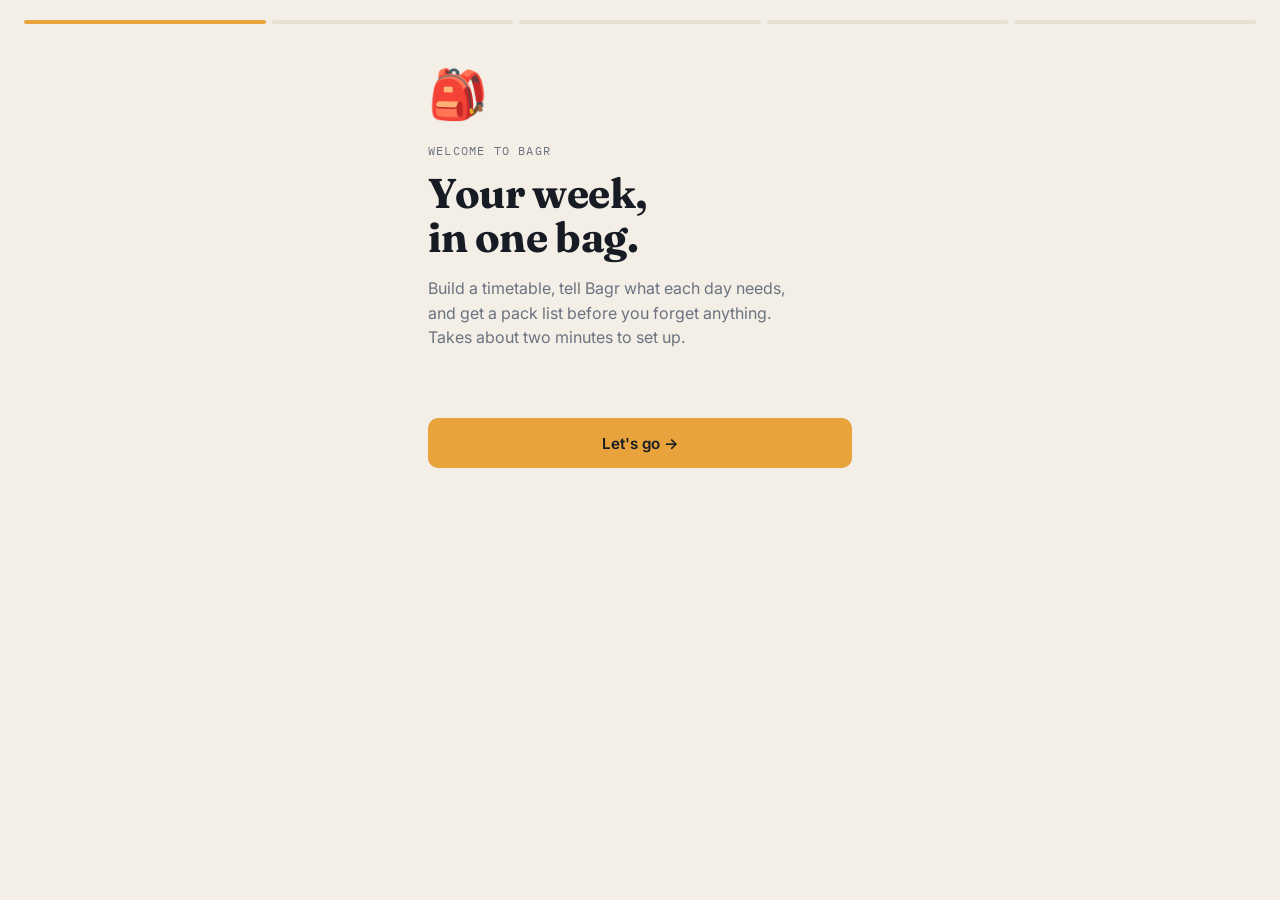
<file: onboarding.html>
<!DOCTYPE html>
<html lang="en">
<head>
<meta charset="UTF-8">
<meta name="viewport" content="width=device-width, initial-scale=1.0, viewport-fit=cover">
<title>Get started — Bagr</title>
<link rel="apple-touch-icon" href="logo-180.png">
<link rel="icon" href="logo-32.png">
<link rel="manifest" href="manifest.json">
<meta name="apple-mobile-web-app-capable" content="yes">
<meta name="apple-mobile-web-app-status-bar-style" content="black-translucent">
<meta name="apple-mobile-web-app-title" content="Bagr">
<meta name="theme-color" content="#171B24">
<link rel="stylesheet" href="shared.css?v=4">
<style>
  body { min-height: 100vh; display: flex; flex-direction: column; }
  .progress { display: flex; gap: 6px; padding: 1.25rem 1.5rem 0; }
  .dot { height: 4px; flex: 1; border-radius: 2px; background: var(--paper-dim); }
  .dot.done, .dot.active { background: var(--amber); }
  .ob-content { flex: 1; padding: 2.5rem 1.75rem 1rem; max-width: 480px; margin: 0 auto; width: 100%; }
  .ob-icon { font-size: 3rem; margin-bottom: 1.25rem; }
  .eyebrow { font-family: var(--mono); font-size: 0.75rem; text-transform: uppercase; letter-spacing: 0.1em; color: var(--slate); margin-bottom: 0.9rem; }
  .ob-content h1 { font-size: clamp(2rem, 7vw, 2.6rem); line-height: 1.05; margin-bottom: 1rem; }
  .ob-sub { color: var(--slate); font-size: 1rem; line-height: 1.55; margin-bottom: 1.75rem; max-width: 38ch; }
  .step { display: none; }
  .step.active { display: block; }

  .week-choice { display: flex; gap: 0.75rem; margin-bottom: 0.5rem; }
  .week-choice button {
    flex: 1; padding: 0.9rem; border: 2px solid var(--ink); border-radius: var(--radius);
    background: white; font-weight: 700; font-family: var(--body); cursor: pointer;
  }
  .week-choice button.selected { background: var(--amber); }

  .chip-row { display: flex; flex-wrap: wrap; gap: 0.6rem; margin: 1rem 0; min-height: 2rem; }
  .chip {
    display: inline-flex; align-items: center; gap: 0.4rem;
    border: 2px solid var(--ink); border-radius: 999px; padding: 0.4rem 0.5rem 0.4rem 0.75rem;
    font-weight: 600; font-size: 0.85rem; background: white;
  }
  .chip button { background: none; border: none; color: var(--slate); cursor: pointer; font-size: 0.9rem; padding: 0; }
  .add-row { display: flex; gap: 0.6rem; }
  .add-row input {
    flex: 1; padding: 0.7rem 1rem; border: 2px dashed var(--slate); border-radius: 999px;
    font-family: var(--body); font-size: 0.9rem; background: transparent;
  }
  .add-row input:focus { outline: none; border-color: var(--ink); border-style: solid; }
  .add-row button { padding: 0.7rem 1.1rem; border: 2px solid var(--ink); border-radius: 999px; background: var(--ink); color: var(--paper); font-weight: 600; cursor: pointer; }

  .ob-footer { padding: 1.5rem 1.75rem 3rem; max-width: 480px; margin: 0 auto; width: 100%; }
  .ob-footer .btn { width: 100%; justify-content: center; margin-bottom: 0.75rem; }
  .ob-skip { display: block; text-align: center; font-family: var(--mono); font-size: 0.75rem; text-transform: uppercase; letter-spacing: 0.05em; color: var(--slate); background: none; border: none; cursor: pointer; width: 100%; }
</style>
</head>
<body>

<div class="progress" id="progress"></div>

<!-- Step 1: Welcome -->
<div class="step active" data-step="1">
  <div class="ob-content">
    <div class="ob-icon">🎒</div>
    <div class="eyebrow">Welcome to Bagr</div>
    <h1>Your week,<br>in one bag.</h1>
    <p class="ob-sub">Build a timetable, tell Bagr what each day needs, and get a pack list before you forget anything. Takes about two minutes to set up.</p>
  </div>
  <div class="ob-footer">
    <button class="btn amber" onclick="goTo(2)">Let's go →</button>
  </div>
</div>

<!-- Step 2: A/B weeks -->
<div class="step" data-step="2">
  <div class="ob-content">
    <div class="eyebrow">Step 2 of 5</div>
    <h1>Rotating<br>timetable?</h1>
    <p class="ob-sub">Some schools alternate between two weeks — Week A and Week B. Does yours?</p>
    <div id="week-picker" style="display:none;">
      <p class="label" style="margin-bottom:0.6rem;">This week is currently...</p>
      <div class="week-choice">
        <button id="week-a-btn" onclick="pickWeek('A')">Week A</button>
        <button id="week-b-btn" onclick="pickWeek('B')">Week B</button>
      </div>
    </div>
  </div>
  <div class="ob-footer">
    <button class="btn amber" id="ab-continue-btn" onclick="confirmAbWeeks()" style="display:none;">Save & continue →</button>
    <button class="btn" onclick="showWeekPicker()">Yes, we alternate</button>
    <button class="btn outline" onclick="draft.hasAbWeeks=false; goTo(3)">No, just one timetable</button>
  </div>
</div>

<!-- Step 3: Bags -->
<div class="step" data-step="3">
  <div class="ob-content">
    <div class="eyebrow">Step 3 of 5 · optional</div>
    <h1>Got more<br>than one bag?</h1>
    <p class="ob-sub">School bag, gym kit, work bag — if you juggle a few, Bagr can keep them separate. Add one now, or skip and do it later.</p>
    <div class="add-row">
      <input id="bag-input" placeholder="e.g. Gym bag" maxlength="30">
      <button onclick="addBagDraft()">Add</button>
    </div>
    <div class="chip-row" id="bag-chips"></div>
  </div>
  <div class="ob-footer">
    <button class="btn amber" onclick="goTo(4)">Continue →</button>
    <button class="ob-skip" onclick="goTo(4)">Skip for now</button>
  </div>
</div>

<!-- Step 4: Items -->
<div class="step" data-step="4">
  <div class="ob-content">
    <div class="eyebrow">Step 4 of 5 · optional</div>
    <h1>Add a few<br>things you carry</h1>
    <p class="ob-sub">Calculator, textbook, trainers — whatever you're always shuffling between home and your bag. Add more anytime.</p>
    <div class="add-row">
      <input id="item-input" placeholder="e.g. Gym shoes">
      <button onclick="addItemDraft()">Add</button>
    </div>
    <div class="chip-row" id="item-chips"></div>
  </div>
  <div class="ob-footer">
    <button class="btn amber" onclick="goTo(5)">Continue →</button>
    <button class="ob-skip" onclick="goTo(5)">Skip for now</button>
  </div>
</div>

<!-- Step 5: Hand-off to sign up -->
<div class="step" data-step="5">
  <div class="ob-content">
    <div class="ob-icon">📅</div>
    <div class="eyebrow">Last step</div>
    <h1>Save your<br>setup</h1>
    <p class="ob-sub">Create an account and everything you just set up will be waiting for you — plus you'll be ready to build out the rest of your timetable.</p>
  </div>
  <div class="ob-footer">
    <button class="btn amber" onclick="finishOnboarding()">Continue to Sign Up →</button>
  </div>
</div>

<script>
  let currentStep = 1;
  const draft = { hasAbWeeks: null, abWeekLetter: null, bagNames: [], itemNames: [] };

  function renderProgress() {
    const p = document.getElementById('progress');
    p.innerHTML = [1,2,3,4,5].map(n =>
      `<div class="dot ${n < currentStep ? 'done' : n === currentStep ? 'active' : ''}"></div>`
    ).join('');
  }

  function goTo(step) {
    document.querySelectorAll('.step').forEach(s => s.classList.remove('active'));
    document.querySelector(`.step[data-step="${step}"]`).classList.add('active');
    currentStep = step;
    renderProgress();
  }

  function showWeekPicker() {
    document.getElementById('week-picker').style.display = 'block';
    document.getElementById('ab-continue-btn').style.display = 'flex';
  }
  function pickWeek(letter) {
    draft.abWeekLetter = letter;
    document.getElementById('week-a-btn').classList.toggle('selected', letter === 'A');
    document.getElementById('week-b-btn').classList.toggle('selected', letter === 'B');
  }
  function confirmAbWeeks() {
    if (!draft.abWeekLetter) { pickWeek('A'); }
    draft.hasAbWeeks = true;
    goTo(3);
  }

  function addBagDraft() {
    const input = document.getElementById('bag-input');
    const name = input.value.trim();
    if (!name) return;
    draft.bagNames.push(name);
    input.value = '';
    renderBagChips();
  }
  function renderBagChips() {
    document.getElementById('bag-chips').innerHTML = draft.bagNames.map((name, i) => `
      <span class="chip">${name} <button onclick="removeBagDraft(${i})">&times;</button></span>
    `).join('');
  }
  function removeBagDraft(i) {
    draft.bagNames.splice(i, 1);
    renderBagChips();
  }

  function addItemDraft() {
    const input = document.getElementById('item-input');
    const name = input.value.trim();
    if (!name) return;
    draft.itemNames.push(name);
    input.value = '';
    renderItemChips();
  }
  function renderItemChips() {
    document.getElementById('item-chips').innerHTML = draft.itemNames.map((name, i) => `
      <span class="chip">${name} <button onclick="removeItemDraft(${i})">&times;</button></span>
    `).join('');
  }
  function removeItemDraft(i) {
    draft.itemNames.splice(i, 1);
    renderItemChips();
  }

  function finishOnboarding() {
    sessionStorage.setItem('bagr_onboarding_draft', JSON.stringify(draft));
    window.location.href = 'login.html?mode=signup';
  }

  renderProgress();
</script>

</body>
</html>
</file>
<file: shared.css>
/* ===== Bagr — design tokens ===== */
@import url('https://fonts.googleapis.com/css2?family=Fraunces:wght@600;700;900&family=IBM+Plex+Mono:wght@400;500;600&family=Inter:wght@400;500;600;700&display=swap');

:root {
  --ink: #171B24;
  --ink-soft: #212633;
  --paper: #F3EFE6;
  --paper-dim: #E5E0D2;
  --amber: #E8A33C;
  --stamp: #C1462F;
  --slate: #6B7280;
  --line: rgba(23,27,36,0.14);
  --line-on-ink: rgba(243,239,230,0.16);

  --display: 'Fraunces', Georgia, serif;
  --mono: 'IBM Plex Mono', ui-monospace, monospace;
  --body: 'Inter', system-ui, sans-serif;

  --radius: 10px;
}

* { box-sizing: border-box; }
html { scroll-behavior: smooth; }
body {
  margin: 0;
  background: var(--paper);
  color: var(--ink);
  font-family: var(--body);
  -webkit-font-smoothing: antialiased;
}

h1, h2, h3 { font-family: var(--display); font-weight: 700; letter-spacing: -0.01em; margin: 0; }
.eyebrow, .manifest, .tag-mono { font-family: var(--mono); }

a { color: inherit; }
button { font-family: var(--body); cursor: pointer; }

/* Perforated divider — ticket-stub motif */
.perf {
  border: none;
  border-top: 2px dashed var(--slate);
  opacity: 0.4;
  margin: 0;
}
.perf-ink { border-top-color: var(--paper-dim); opacity: 0.35; }

/* Diagonal hazard-stripe accent, used sparingly */
.stripe {
  background: repeating-linear-gradient(
    -45deg, var(--amber), var(--amber) 10px, var(--ink) 10px, var(--ink) 20px
  );
  height: 6px;
}

/* Buttons */
.btn {
  display: inline-flex;
  align-items: center;
  gap: 0.5rem;
  padding: 0.85rem 1.5rem;
  border-radius: var(--radius);
  border: 2px solid var(--ink);
  background: var(--ink);
  color: var(--paper);
  font-weight: 600;
  font-size: 0.95rem;
  text-decoration: none;
  transition: transform 0.12s ease, background 0.12s ease;
}
.btn:hover { transform: translateY(-2px); }
.btn.outline { background: transparent; color: var(--ink); }
.btn.amber { background: var(--amber); border-color: var(--amber); color: var(--ink); }

/* Focus visibility */
:focus-visible { outline: 3px solid var(--amber); outline-offset: 2px; }

@media (prefers-reduced-motion: reduce) {
  * { animation: none !important; transition: none !important; }
}

/* App shell (used by timetable/items/today) */
.app-shell { min-height: 100vh; display: flex; flex-direction: column; }
.app-nav {
  display: grid; grid-template-columns: 44px 1fr 44px;
  align-items: center;
  padding: calc(1.1rem + env(safe-area-inset-top)) 1.25rem 1.1rem;
  border-bottom: 2px solid var(--ink);
  background: var(--paper);
  position: sticky; top: 0; z-index: 5;
}
.app-nav .logo-mark {
  font-family: var(--display); font-weight: 700; font-size: 1.4rem;
  text-align: center; text-decoration: none; color: var(--ink);
}
.app-nav .logo-mark .dot { color: var(--amber); }
.hamburger {
  background: none; border: none; padding: 0.4rem;
  display: flex; flex-direction: column; gap: 4px; cursor: pointer;
}
.hamburger span { width: 20px; height: 2px; background: var(--ink); display: block; }

.drawer-overlay {
  position: fixed; inset: 0; background: rgba(23,27,36,0.35);
  opacity: 0; pointer-events: none; transition: opacity 0.2s ease; z-index: 20;
}
.drawer-overlay.open { opacity: 1; pointer-events: auto; }

.drawer {
  position: fixed; top: 0; left: 0; bottom: 0; width: 280px; height: 100dvh;
  background: var(--ink); color: var(--paper);
  transform: translateX(-100%); transition: transform 0.25s ease;
  z-index: 21;
  padding: calc(1.5rem + env(safe-area-inset-top)) 1.25rem calc(1.5rem + env(safe-area-inset-bottom));
  overflow-y: auto;
}
.drawer.open { transform: translateX(0); }
.drawer-close {
  background: none; border: none; color: var(--paper); font-size: 1.4rem;
  position: absolute; top: calc(1.3rem + env(safe-area-inset-top)); right: 1.25rem; cursor: pointer; line-height: 1;
}
.drawer-dot { width: 8px; height: 8px; border-radius: 50%; background: var(--amber); margin-bottom: 2.5rem; }
.drawer-label {
  font-family: var(--mono); font-size: 0.7rem; text-transform: uppercase;
  letter-spacing: 0.08em; color: var(--paper-dim); margin-bottom: 1rem;
}
.drawer-link {
  display: flex; align-items: center; gap: 0.75rem;
  padding: 0.85rem 1rem; border-radius: var(--radius);
  color: var(--paper); text-decoration: none; font-weight: 600; font-size: 0.95rem;
  margin-bottom: 0.4rem;
}
.drawer-link svg { flex-shrink: 0; }
.drawer-link.active { background: var(--amber); color: var(--ink); }
.drawer-link:not(.active):hover { background: var(--ink-soft); }

.app-main { flex: 1; padding: 2rem 1.5rem 4rem; max-width: 880px; margin: 0 auto; width: 100%; }

.card {
  background: white;
  border: 2px solid var(--ink);
  border-radius: var(--radius);
  padding: 1.25rem;
}

.empty-state {
  border: 2px dashed var(--slate);
  border-radius: var(--radius);
  padding: 2.5rem 1.75rem;
  text-align: center;
}
.empty-state .icon { font-size: 2rem; margin-bottom: 1rem; }
.empty-state h3 { font-size: 1.4rem; margin-bottom: 0.5rem; }
.empty-state p { color: var(--slate); margin-bottom: 1.5rem; }

.label {
  font-family: var(--mono);
  font-size: 0.7rem;
  text-transform: uppercase;
  letter-spacing: 0.08em;
  color: var(--slate);
}
</file>
